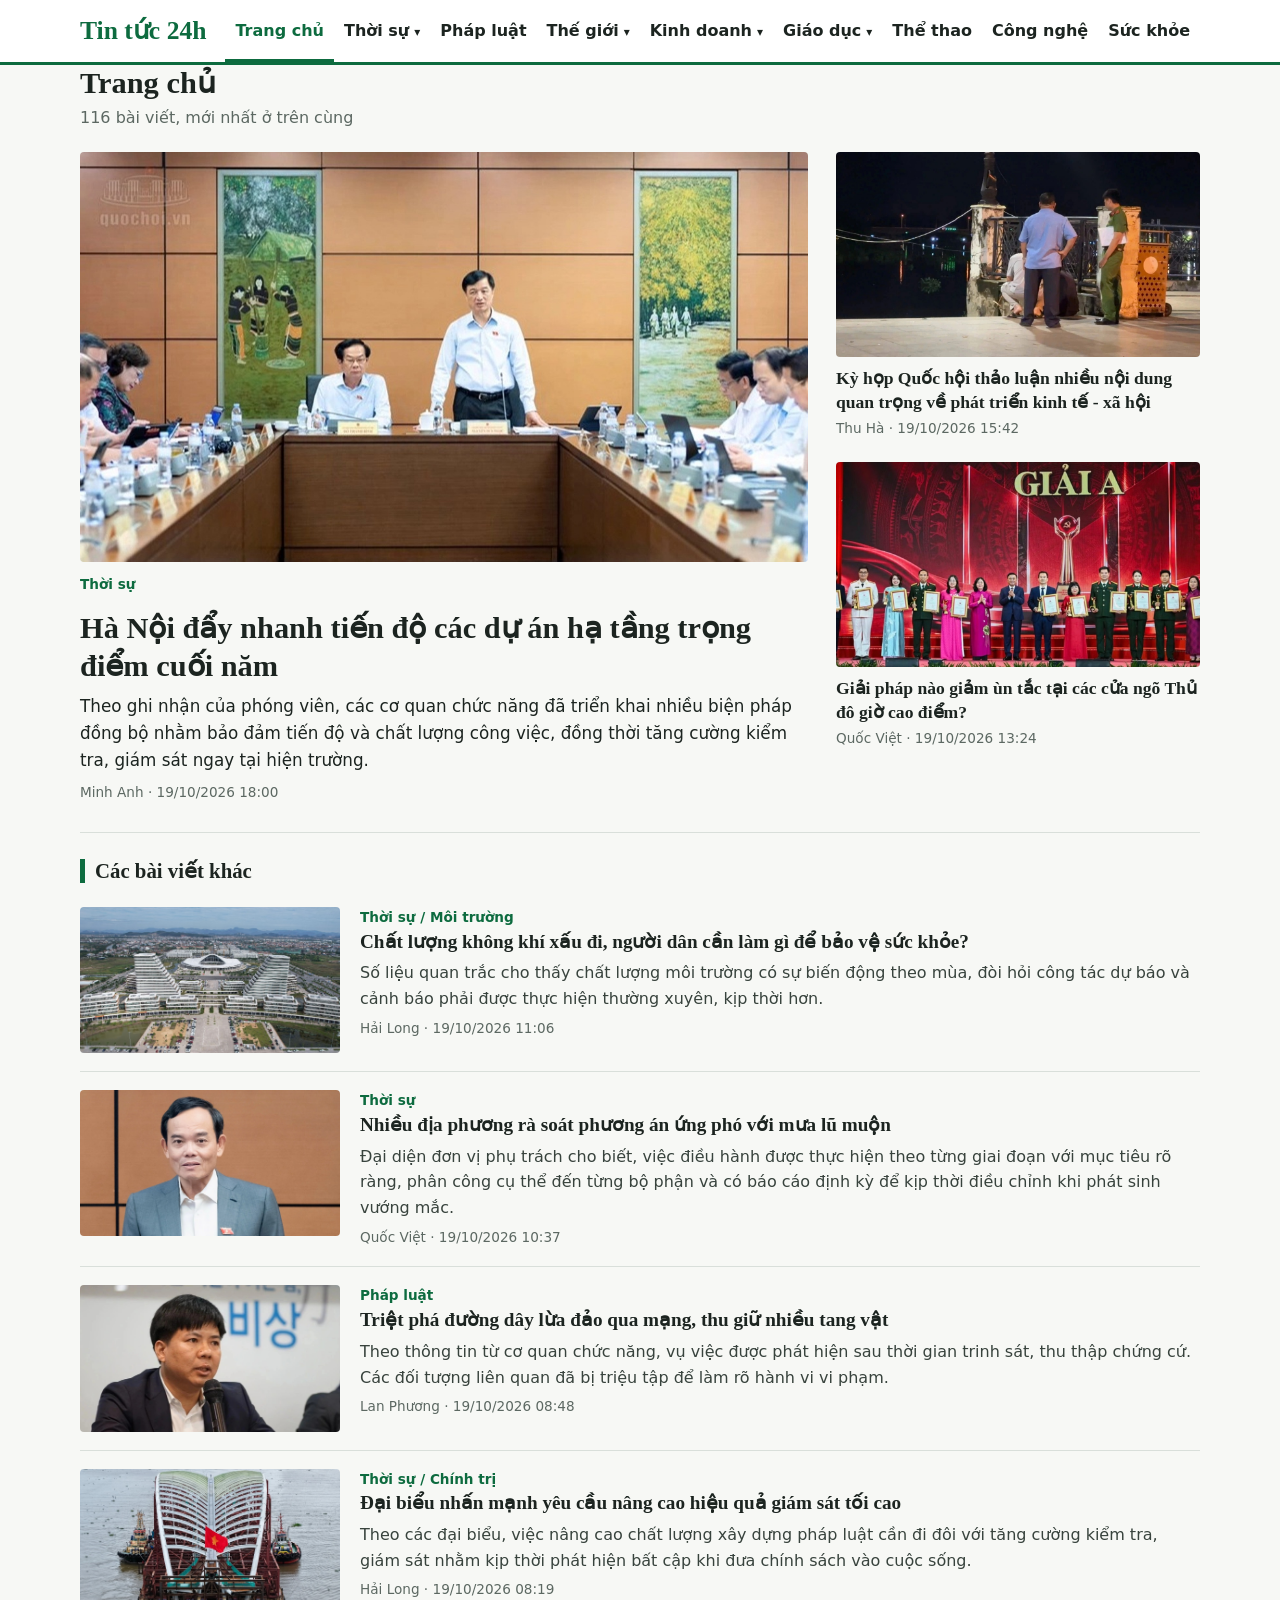
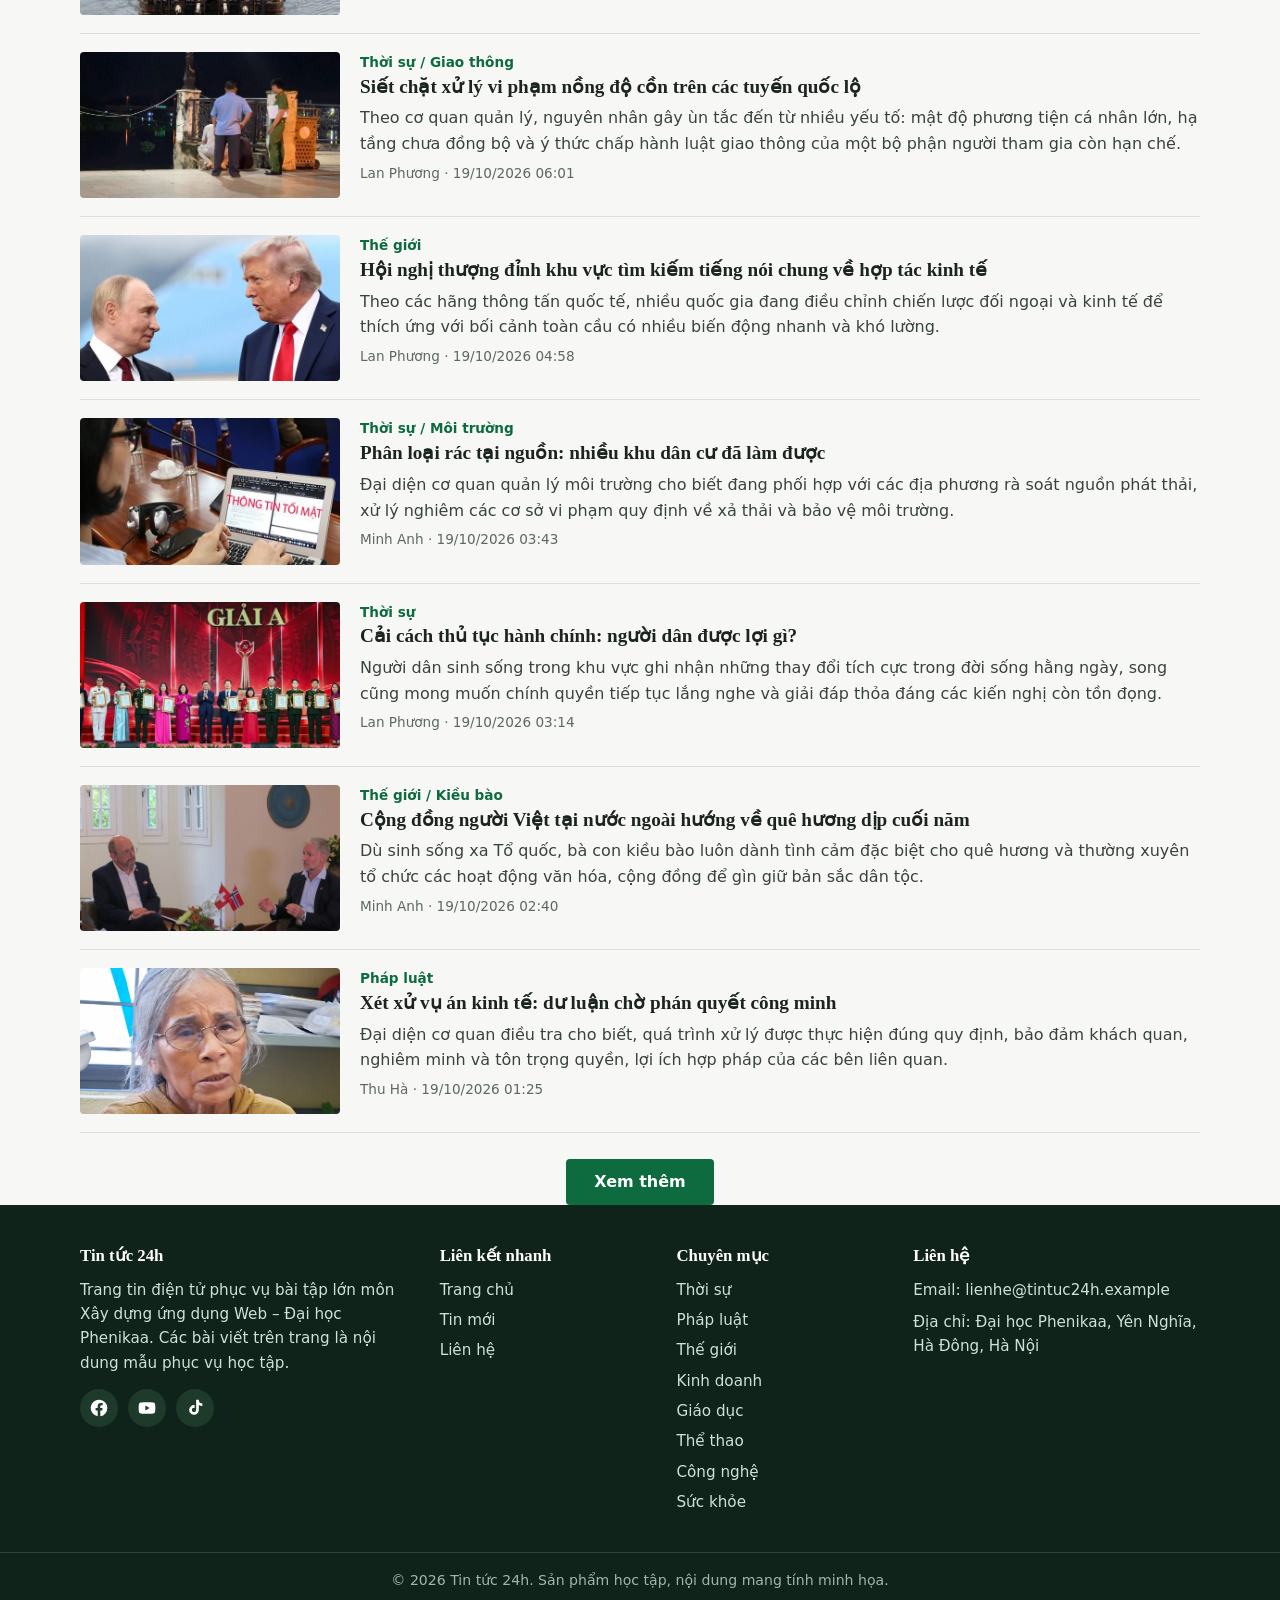
<file: index.html>
<!DOCTYPE html>
<html lang="vi">
<head>
  <meta charset="UTF-8">
  <meta name="viewport" content="width=device-width, initial-scale=1">
  <title>Tin tức 24h – Trang chủ</title>
  <style>
    :root {
      --green: #0d6b3f; --green-dark: #08502d; --ink: #1c2420; --muted: #5c6862;
      --line: #d9dfda; --paper: #f7f8f5; --white: #fff; --max: 1160px;
    }
    * { box-sizing: border-box; }
    html { scroll-behavior: smooth; }
    body { margin: 0; background: var(--paper); color: var(--ink);
      font: 16px/1.6 "Segoe UI", system-ui, -apple-system, Arial, sans-serif; }
    a { color: inherit; text-decoration: none; }
    img { display: block; max-width: 100%; }
    ul { list-style: none; margin: 0; padding: 0; }
    :focus-visible { outline: 3px solid var(--green); outline-offset: 2px; }
    .container { width: 100%; max-width: var(--max); margin: 0 auto; padding: 0 20px; }

    /* ---------- HEADER + NAVBAR ---------- */
    .site-header { background: var(--white); border-bottom: 3px solid var(--green); position: sticky; top: 0; z-index: 50; }
    .header-bar { display: flex; align-items: center; justify-content: space-between; min-height: 60px; }
    .logo { white-space: nowrap; margin-right: 12px; font: 700 1.6rem Georgia, "Times New Roman", serif; color: var(--green); }
    .nav-toggle { display: none; background: none; border: 1px solid var(--line); border-radius: 4px;
      padding: 8px 12px; font: inherit; font-weight: 600; cursor: pointer; color: var(--ink); }
    .nav-menu { display: flex; flex-wrap: wrap; }
    .nav-item { position: relative; }
    .nav-item > a { display: block; padding: 18px 10px; font-weight: 600; white-space: nowrap; }
    .nav-item > a:hover, .nav-item > a.active { color: var(--green); box-shadow: inset 0 -3px 0 var(--green); }
    .has-children > a::after { content: "▾"; margin-left: 5px; font-size: .75em; }
    .sub-menu { display: none; position: absolute; left: 0; top: 100%; min-width: 190px; background: var(--white);
      border: 1px solid var(--line); border-top: 3px solid var(--green); box-shadow: 0 8px 18px rgba(0,0,0,.12); }
    .sub-menu a { display: block; padding: 10px 16px; border-bottom: 1px solid var(--line); }
    .sub-menu li:last-child a { border-bottom: 0; }
    .sub-menu a:hover, .sub-menu a.active { background: #e8f3ec; color: var(--green); }
    .has-children:hover > .sub-menu, .has-children:focus-within > .sub-menu { display: block; }

    /* ---------- NỘI DUNG ---------- */
    main { padding: 28px 0 48px; min-height: 60vh; }
    .page-title { font: 700 1.9rem Georgia, serif; margin: 0 0 4px; }
    .page-sub { color: var(--muted); margin: 0 0 22px; }
    .meta { color: var(--muted); font-size: .85rem; }
    .cat-tag { color: var(--green); font-weight: 600; font-size: .85rem; }
    .thumb { width: 100%; height: 100%; object-fit: cover; background: #dfe7e2; }
    .ratio { aspect-ratio: 16 / 9; overflow: hidden; border-radius: 4px; }

    /* Top Section: 1 lớn trái + 2 nhỏ phải */
    .top-section { display: grid; grid-template-columns: 2fr 1fr; gap: 28px; padding-bottom: 28px;
      border-bottom: 1px solid var(--line); }
    .featured h2 { font: 700 1.9rem/1.25 Georgia, serif; margin: 14px 0 8px; }
    .featured h2 a:hover, .small-post h3 a:hover, .list-item h3 a:hover { color: var(--green); }
    .featured p { margin: 0 0 8px; font-size: 1.05rem; }
    .side-posts { display: flex; flex-direction: column; gap: 22px; }
    .small-post h3 { font: 700 1.1rem/1.35 Georgia, serif; margin: 10px 0 4px; }

    /* Danh sách dọc */
    .list-title { font: 700 1.3rem Georgia, serif; margin: 26px 0 6px; padding-left: 10px; border-left: 5px solid var(--green); }
    .list-item { display: flex; gap: 20px; padding: 18px 0; border-bottom: 1px solid var(--line); }
    .list-item .ratio { flex: 0 0 260px; align-self: flex-start; }
    .list-item h3 { font: 700 1.2rem/1.35 Georgia, serif; margin: 0 0 6px; }
    .list-item p { margin: 0 0 6px; color: #38433d; }
    .load-more { display: block; margin: 26px auto 0; padding: 10px 28px; font: inherit; font-weight: 600;
      background: var(--green); color: #fff; border: 0; border-radius: 4px; cursor: pointer; }
    .load-more:hover { background: var(--green-dark); }
    .empty { padding: 48px 0; text-align: center; color: var(--muted); }

    /* ---------- FOOTER ---------- */
    .site-footer { background: #10231a; color: #cfe0d6; padding: 40px 0 0; }
    .footer-grid { display: grid; grid-template-columns: 1.6fr 1fr 1fr 1.4fr; gap: 32px; padding-bottom: 32px; }
    .site-footer h4 { color: #fff; font: 700 1.05rem Georgia, serif; margin: 0 0 12px; }
    .site-footer p { margin: 0 0 8px; font-size: .95rem; }
    .site-footer li { margin-bottom: 6px; font-size: .95rem; }
    .site-footer a:hover { color: #fff; text-decoration: underline; }
    .social { display: flex; gap: 10px; margin-top: 14px; }
    .social a { width: 38px; height: 38px; display: grid; place-items: center; border-radius: 50%; background: #1d3a2b; }
    .social a:hover { background: var(--green); text-decoration: none; }
    .social svg { width: 20px; height: 20px; fill: #fff; }
    .copyright { border-top: 1px solid #2a4538; padding: 16px 0; text-align: center; font-size: .88rem; color: #9fb7a9; }

    /* ---------- RESPONSIVE ---------- */
    @media (max-width: 900px) {
      .nav-toggle { display: block; }
      .nav-menu { display: none; flex-direction: column; width: 100%; padding-bottom: 8px; }
      .nav-menu.open { display: flex; }
      .header-bar { flex-wrap: wrap; padding: 8px 0; }
      .nav-item > a { padding: 12px 4px; border-top: 1px solid var(--line); }
      .nav-item > a:hover, .nav-item > a.active { box-shadow: none; }
      .has-children > a::after { content: none; }
      .sub-menu { display: block; position: static; border: 0; box-shadow: none; padding-left: 16px; min-width: 0; }
      .sub-menu a { border-bottom: 0; padding: 8px 4px; color: var(--muted); }
      .top-section { grid-template-columns: 1fr; }            /* 1 cột: featured → 2 bài nhỏ → danh sách */
      .side-posts { gap: 18px; }
      .footer-grid { grid-template-columns: 1fr 1fr; }
    }
    @media (max-width: 600px) {
      .featured h2 { font-size: 1.5rem; }
      .list-item { flex-direction: column; gap: 10px; }
      .list-item .ratio { flex: none; width: 100%; }
      .footer-grid { grid-template-columns: 1fr; }
    }
  </style>
</head>
<body>
  <header class="site-header">
    <div class="container header-bar">
      <a class="logo" href="#/">Tin tức 24h</a>
      <button class="nav-toggle" id="navToggle" aria-expanded="false" aria-controls="navMenu">☰ Menu</button>
      <nav aria-label="Chuyên mục" style="width:auto" id="navWrap">
        <ul class="nav-menu" id="navMenu"></ul>
      </nav>
    </div>
  </header>

  <main class="container" id="app" aria-live="polite"></main>

  <footer class="site-footer" id="lien-he">
    <div class="container footer-grid">
      <section>
        <h4>Tin tức 24h</h4>
        <p>Trang tin điện tử phục vụ bài tập lớn môn Xây dựng ứng dụng Web – Đại học Phenikaa. Các bài viết trên trang là nội dung mẫu phục vụ học tập.</p>
        <div class="social" aria-label="Mạng xã hội">
          <a href="https://facebook.com" target="_blank" rel="noopener" aria-label="Facebook"><svg viewBox="0 0 24 24"><path d="M22 12a10 10 0 1 0-11.6 9.9v-7H7.9V12h2.5V9.8c0-2.5 1.5-3.9 3.8-3.9 1.1 0 2.2.2 2.2.2v2.5h-1.3c-1.2 0-1.6.8-1.6 1.6V12h2.8l-.4 2.9h-2.3v7A10 10 0 0 0 22 12z"/></svg></a>
          <a href="https://youtube.com" target="_blank" rel="noopener" aria-label="YouTube"><svg viewBox="0 0 24 24"><path d="M21.6 7.2a2.5 2.5 0 0 0-1.8-1.8C18.2 5 12 5 12 5s-6.2 0-7.8.4A2.5 2.5 0 0 0 2.4 7.2C2 8.8 2 12 2 12s0 3.2.4 4.8a2.5 2.5 0 0 0 1.8 1.8C5.8 19 12 19 12 19s6.2 0 7.8-.4a2.5 2.5 0 0 0 1.8-1.8c.4-1.6.4-4.8.4-4.8s0-3.2-.4-4.8zM10 15V9l5.2 3z"/></svg></a>
          <a href="https://tiktok.com" target="_blank" rel="noopener" aria-label="TikTok"><svg viewBox="0 0 24 24"><path d="M16.6 2h-3.2v12.4a2.6 2.6 0 1 1-2.6-2.6c.3 0 .5 0 .8.1V8.6a5.8 5.8 0 1 0 5 5.8V8.3a7.2 7.2 0 0 0 4.2 1.3V6.4A4.2 4.2 0 0 1 16.6 2z"/></svg></a>
        </div>
      </section>
      <section>
        <h4>Liên kết nhanh</h4>
        <ul>
          <li><a href="#/">Trang chủ</a></li>
          <li><a href="#/tin-moi">Tin mới</a></li>
          <li><a href="#lien-he">Liên hệ</a></li>
        </ul>
      </section>
      <section>
        <h4>Chuyên mục</h4>
        <ul id="footerCats"></ul>
      </section>
      <section>
        <h4>Liên hệ</h4>
        <p>Email: <a href="mailto:lienhe@tintuc24h.example">lienhe@tintuc24h.example</a></p>
        <p>Địa chỉ: Đại học Phenikaa, Yên Nghĩa, Hà Đông, Hà Nội</p>
      </section>
    </div>
    <div class="copyright">© <span id="year"></span> Tin tức 24h. Sản phẩm học tập, nội dung mang tính minh họa.</div>
  </footer>

  <script src="data.js?v=5"></script>
  <script>
    "use strict";

    const data = DataStore.init();
    const MENU = data.menu;
    const PAGE_SIZE = 10;            // số bài mỗi lần bấm "Xem thêm"
    const $ = id => document.getElementById(id);
    const norm = s => DataStore.slugify(s);

    /* ---------- Tiện ích ---------- */
    const esc = s => String(s).replace(/[&<>"']/g, c => ({ "&": "&amp;", "<": "&lt;", ">": "&gt;", '"': "&quot;", "'": "&#39;" }[c]));

    function formatDate(s) {                       // "2026-09-28 12:22" → "28/09/2026 12:22"
      const m = s.match(/(\d{4})-(\d{2})-(\d{2}) (\d{2}:\d{2})/);
      return m ? `${m[3]}/${m[2]}/${m[1]} ${m[4]}` : s;
    }

    /** Dữ liệu bài viết không có trường ảnh → sinh ảnh minh họa SVG ổn định theo id. */
    function placeholder(post) {
      let h = 0; for (const ch of post.id) h = (h * 31 + ch.charCodeAt(0)) % 360;
      const label = esc((post.category[post.category.length - 1] || "Tin").slice(0, 18));
      const svg = `<svg xmlns="http://www.w3.org/2000/svg" viewBox="0 0 640 360">` +
        `<defs><linearGradient id="g" x1="0" y1="0" x2="1" y2="1"><stop offset="0" stop-color="hsl(${h},45%,38%)"/>` +
        `<stop offset="1" stop-color="hsl(${(h + 40) % 360},50%,24%)"/></linearGradient></defs>` +
        `<rect width="640" height="360" fill="url(#g)"/>` +
        `<text x="320" y="190" fill="#fff" fill-opacity=".85" font-family="Georgia,serif" font-size="44" text-anchor="middle">${label}</text></svg>`;
      return "data:image/svg+xml;charset=utf-8," + encodeURIComponent(svg);
    }

    /** Ảnh tải bằng Terminal: images/manifest.json { id: "images/<file>" } (rỗng nếu chưa có). */
    let IMG_MAP = {};
    const loadImageMap = () => fetch("images/manifest.json").then(r => r.ok ? r.json() : {}).catch(() => ({}));

    /** Thứ tự ưu tiên: ảnh trong repo → link ảnh đã crawl → ảnh SVG minh họa. */
    function thumb(post) {
      return IMG_MAP[post.id] || topicImage(post) || DataStore.getImage(post.id) || placeholder(post);
    }

    /** Ảnh theo chuyên mục (images/manifest.json: "cat:<id menu>": [ảnh...]) — mỗi bài một ảnh ổn định theo id. */
    function topicImage(post) {
      let h = 0; for (const ch of post.id) h = (h * 31 + ch.charCodeAt(0)) >>> 0;
      for (const c of post.category) {
        const list = IMG_MAP["cat:" + DataStore.slugify(c)];
        if (Array.isArray(list) && list.length) return list[h % list.length];
      }
      return "";
    }

    /** Ảnh lỗi → thử bước tiếp theo trong chuỗi ưu tiên. */
    document.addEventListener("error", e => {
      const img = e.target;
      if (img.tagName !== "IMG" || !img.dataset.id) return;
      const post = DataStore.getPosts().find(p => p.id === img.dataset.id);
      if (!post) return;
      const remote = DataStore.getImage(post.id), step = Number(img.dataset.fb || 0);
      if (step === 0 && remote && thumb(post) !== remote) { img.dataset.fb = 1; img.src = remote; }
      else if (step < 2 && !img.src.startsWith("data:")) { img.dataset.fb = 2; img.src = placeholder(post); }
    }, true);

    /* ---------- Menu ---------- */
    function findNode(id, list = MENU) {
      for (const n of list) {
        if (n.id === id) return n;
        const f = n.children && findNode(id, n.children);
        if (f) return f;
      }
      return null;
    }

    function renderNav() {
      const link = (n, cls = "") => `<a href="#/c/${esc(n.id)}" data-id="${esc(n.id)}" class="${cls}">${esc(n.title)}</a>`;
      $("navMenu").innerHTML =
        `<li class="nav-item"><a href="#/" data-id="home">Trang chủ</a></li>` +
        MENU.map(n => {
          const kids = n.children && n.children.length;
          return `<li class="nav-item${kids ? " has-children" : ""}">${link(n)}` +
            (kids ? `<ul class="sub-menu">${n.children.map(c => `<li>${link(c)}</li>`).join("")}</ul>` : "") + `</li>`;
        }).join("");
      $("footerCats").innerHTML = MENU.map(n => `<li>${link(n)}</li>`).join("");
    }

    /* ---------- Lọc bài viết ---------- */
    /** Chuyên mục cha gồm cả bài của chuyên mục con. So khớp theo tên đã bỏ dấu. */
    function getPosts(route) {
      const all = DataStore.getPosts().slice().sort((a, b) => b.publishedAt.localeCompare(a.publishedAt));
      if (route.type !== "category") return all;
      const names = new Set([route.node.title, ...(route.node.children || []).map(c => c.title)].map(norm));
      return all.filter(p => p.category.some(c => names.has(norm(c))));
    }

    function parseRoute() {
      const h = location.hash;
      const m = h.match(/^#\/c\/(.+)$/);
      if (m) {
        const node = findNode(decodeURIComponent(m[1]));
        if (node) return { type: "category", node, title: node.title };
      }
      if (h === "#/tin-moi") return { type: "latest", title: "Tin mới nhất" };
      return { type: "home", title: "Trang chủ" };
    }

    /* ---------- Render card ---------- */
    const imgTag = p => `<div class="ratio"><img class="thumb" loading="lazy" referrerpolicy="no-referrer" data-id="${esc(p.id)}" src="${thumb(p)}" alt="${esc(p.title)}"></div>`;
    const href = p => `detail.html?id=${encodeURIComponent(p.id)}`;
    const meta = p => `<div class="meta">${esc(p.author)} · ${formatDate(p.publishedAt)}</div>`;

    const featuredHTML = p => `<article class="featured">${imgTag(p)}
      <div class="cat-tag" style="margin-top:12px">${esc(p.category.join(" / "))}</div>
      <h2><a href="${href(p)}">${esc(p.title)}</a></h2><p>${esc(p.excerpt)}</p>${meta(p)}</article>`;

    const smallHTML = p => `<article class="small-post">${imgTag(p)}
      <h3><a href="${href(p)}">${esc(p.title)}</a></h3>${meta(p)}</article>`;

    const listItemHTML = p => `<article class="list-item">${imgTag(p)}
      <div><div class="cat-tag">${esc(p.category.join(" / "))}</div>
      <h3><a href="${href(p)}">${esc(p.title)}</a></h3><p>${esc(p.excerpt)}</p>${meta(p)}</div></article>`;

    /* ---------- Render trang ---------- */
    let shown = 0, rest = [];

    function render() {
      const route = parseRoute();
      const posts = getPosts(route);
      const activeId = route.type === "category" ? route.node.id : "home";

      document.querySelectorAll("#navMenu a, #footerCats a").forEach(a =>
        a.classList.toggle("active", a.dataset.id === activeId));
      document.title = `${route.title} – Tin tức 24h`;
      $("navMenu").classList.remove("open"); $("navToggle").setAttribute("aria-expanded", "false");
      window.scrollTo({ top: 0 });

      if (!posts.length) {
        $("app").innerHTML = `<h1 class="page-title">${esc(route.title)}</h1><p class="empty">Chưa có bài viết nào trong chuyên mục này. Hãy thêm bài bằng trang crawler.</p>`;
        return;
      }

      const [first, second, third] = posts;
      rest = posts.slice(3); shown = 0;

      $("app").innerHTML =
        `<h1 class="page-title">${esc(route.title)}</h1><p class="page-sub">${posts.length} bài viết, mới nhất ở trên cùng</p>` +
        `<section class="top-section" aria-label="Bài mới nhất">${featuredHTML(first)}` +
        `<div class="side-posts">${[second, third].filter(Boolean).map(smallHTML).join("")}</div></section>` +
        (rest.length ? `<h2 class="list-title">Các bài viết khác</h2><div id="list"></div><button class="load-more" id="moreBtn">Xem thêm</button>` : "");

      if (rest.length) { $("moreBtn").addEventListener("click", showMore); showMore(); }
    }

    function showMore() {
      const chunk = rest.slice(shown, shown + PAGE_SIZE);
      $("list").insertAdjacentHTML("beforeend", chunk.map(listItemHTML).join(""));
      shown += chunk.length;
      if (shown >= rest.length) $("moreBtn").hidden = true;
    }

    /* ---------- Khởi động ---------- */
    $("navToggle").addEventListener("click", () => {
      const open = $("navMenu").classList.toggle("open");
      $("navToggle").setAttribute("aria-expanded", String(open));
    });
    window.addEventListener("hashchange", () => { if (location.hash !== "#lien-he") render(); });
    $("year").textContent = new Date().getFullYear();
    renderNav();
    loadImageMap().then(m => { IMG_MAP = m; render(); });
  </script>
</body>
</html>
</file>
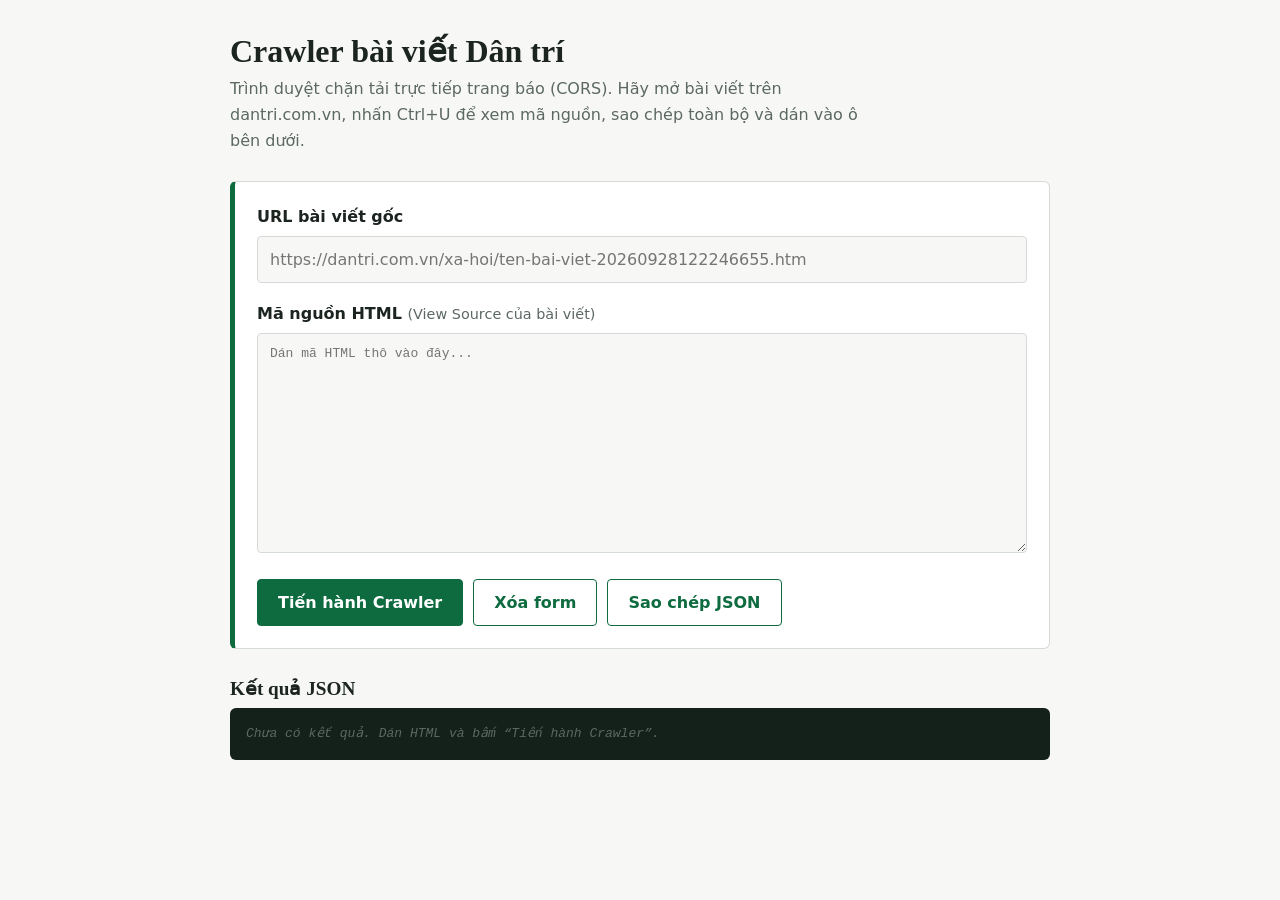
<file: crawler .html>
<!DOCTYPE html>
<html lang="vi">
<head>
  <meta charset="UTF-8">
  <meta name="viewport" content="width=device-width, initial-scale=1">
  <title>Crawler Dân trí</title>
  <style>
    :root {
      --paper: #f7f8f5; --ink: #1c2420; --muted: #5c6862; --line: #d5dbd6;
      --green: #0d6b3f; --green-dark: #08502d; --ok-bg: #e3f3ea; --warn-bg: #fff4d6;
      --warn: #7a5600; --err-bg: #fde6e4; --err: #9b1c13; --panel: #ffffff;
    }
    @media (prefers-color-scheme: dark) {
      :root { --paper: #121815; --ink: #e8eee9; --muted: #9aa8a0; --line: #2f3b34;
        --green: #4cc38a; --green-dark: #7ad9ae; --ok-bg: #153325; --warn-bg: #3a2f10;
        --warn: #f0cf75; --err-bg: #3d1a17; --err: #ff9d94; --panel: #1a221e; }
    }
    * { box-sizing: border-box; }
    body { margin: 0; background: var(--paper); color: var(--ink);
      font: 16px/1.6 "Segoe UI", system-ui, -apple-system, Arial, sans-serif; }
    .wrap { max-width: 860px; margin: 0 auto; padding: 32px 20px 64px; }
    h1 { font: 700 2rem/1.2 Georgia, "Times New Roman", serif; margin: 0 0 6px; }
    .lead { color: var(--muted); margin: 0 0 28px; max-width: 62ch; }
    form { background: var(--panel); border: 1px solid var(--line); border-left: 5px solid var(--green);
      border-radius: 6px; padding: 22px; display: grid; gap: 18px; }
    label { font-weight: 600; display: block; margin-bottom: 6px; }
    .hint { font-weight: 400; color: var(--muted); font-size: .9rem; }
    input, textarea { width: 100%; padding: 10px 12px; font: inherit; color: var(--ink);
      background: var(--paper); border: 1px solid var(--line); border-radius: 4px; }
    textarea { min-height: 220px; resize: vertical; font: 13px/1.5 Consolas, "Courier New", monospace; }
    input:focus-visible, textarea:focus-visible, button:focus-visible { outline: 3px solid var(--green); outline-offset: 2px; }
    .actions { display: flex; gap: 10px; flex-wrap: wrap; }
    button { font: inherit; font-weight: 600; padding: 10px 20px; border-radius: 4px; cursor: pointer;
      border: 1px solid var(--green); background: var(--green); color: #fff; }
    button:hover { background: var(--green-dark); }
    button.ghost { background: transparent; color: var(--green); }
    button.ghost:hover { background: var(--ok-bg); }
    #status { margin-top: 22px; padding: 14px 16px; border-radius: 4px; border: 1px solid transparent; }
    #status[hidden] { display: none; }
    #status.ok { background: var(--ok-bg); border-color: var(--green); }
    #status.warn { background: var(--warn-bg); border-color: var(--warn); color: var(--warn); }
    #status.err { background: var(--err-bg); border-color: var(--err); color: var(--err); }
    h2 { font: 700 1.2rem Georgia, serif; margin: 28px 0 8px; }
    pre { margin: 0; padding: 16px; background: #14201a; color: #d8f0e2; border-radius: 6px;
      overflow: auto; max-height: 460px; font: 13px/1.5 Consolas, "Courier New", monospace; white-space: pre-wrap; word-break: break-word; }
    .empty { color: var(--muted); font-style: italic; }
    @media (prefers-reduced-motion: no-preference) { button { transition: background .15s; } }
  </style>
</head>
<body>
  <main class="wrap">
    <h1>Crawler bài viết Dân trí</h1>
    <p class="lead">Trình duyệt chặn tải trực tiếp trang báo (CORS). Hãy mở bài viết trên dantri.com.vn, nhấn Ctrl+U để xem mã nguồn, sao chép toàn bộ và dán vào ô bên dưới.</p>

    <form id="crawlForm" novalidate>
      <div>
        <label for="urlInput">URL bài viết gốc</label>
        <input id="urlInput" type="url" placeholder="https://dantri.com.vn/xa-hoi/ten-bai-viet-20260928122246655.htm" required>
      </div>
      <div>
        <label for="htmlInput">Mã nguồn HTML <span class="hint">(View Source của bài viết)</span></label>
        <textarea id="htmlInput" placeholder="Dán mã HTML thô vào đây..." required></textarea>
      </div>
      <div class="actions">
        <button type="submit">Tiến hành Crawler</button>
        <button type="button" class="ghost" id="clearBtn">Xóa form</button>
        <button type="button" class="ghost" id="copyBtn">Sao chép JSON</button>
      </div>
    </form>

    <div id="status" role="status" aria-live="polite" hidden></div>

    <h2>Kết quả JSON</h2>
    <pre id="output"><span class="empty">Chưa có kết quả. Dán HTML và bấm “Tiến hành Crawler”.</span></pre>
  </main>

  <script src="data.js"></script>
  <script src="crawl.js"></script>
  <script>
    "use strict";

    /* ================== GIAO DIỆN ================== */
    const $ = id => document.getElementById(id);
    const form = $("crawlForm"), urlInput = $("urlInput"), htmlInput = $("htmlInput");
    const statusBox = $("status"), output = $("output");

    function showStatus(type, message) {
      statusBox.className = type;
      statusBox.textContent = message;
      statusBox.hidden = false;
    }

    form.addEventListener("submit", event => {
      event.preventDefault();
      const url = urlInput.value.trim();
      const html = htmlInput.value.trim();

      if (!/^https?:\/\/(www\.)?dantri\.com\.vn\//i.test(url)) {
        return showStatus("err", "URL phải thuộc dantri.com.vn và bắt đầu bằng https://");
      }
      if (html.length < 200) {
        return showStatus("err", "Ô mã nguồn HTML đang trống hoặc quá ngắn. Hãy dán toàn bộ nội dung View Source.");
      }

      try {
        const { post, added } = Crawler.crawlAndSave(url, html);   // trùng id → không ghi đè
        output.textContent = JSON.stringify(post, null, 2);

        if (added) {
          showStatus("ok", `Crawl thành công: “${post.title}” đã được lưu vào LocalStorage (id: ${post.id}).`);
        } else {
          showStatus("warn", `Bài viết có id ${post.id} đã tồn tại nên không được ghi đè. Dữ liệu cũ được giữ nguyên.`);
        }
      } catch (err) {
        output.innerHTML = '<span class="empty">Chưa có kết quả.</span>';
        showStatus("err", "Crawl thất bại: " + err.message);
      }
    });

    $("clearBtn").addEventListener("click", () => {
      form.reset();
      statusBox.hidden = true;
      output.innerHTML = '<span class="empty">Chưa có kết quả. Dán HTML và bấm “Tiến hành Crawler”.</span>';
    });

    $("copyBtn").addEventListener("click", async () => {
      const text = output.textContent;
      if (!text.trim().startsWith("{")) return showStatus("warn", "Chưa có JSON để sao chép.");
      try { await navigator.clipboard.writeText(text); showStatus("ok", "Đã sao chép JSON vào clipboard."); }
      catch { showStatus("warn", "Trình duyệt không cho phép sao chép tự động. Hãy bôi đen và sao chép thủ công."); }
    });
  </script>
</body>
</html>
</file>
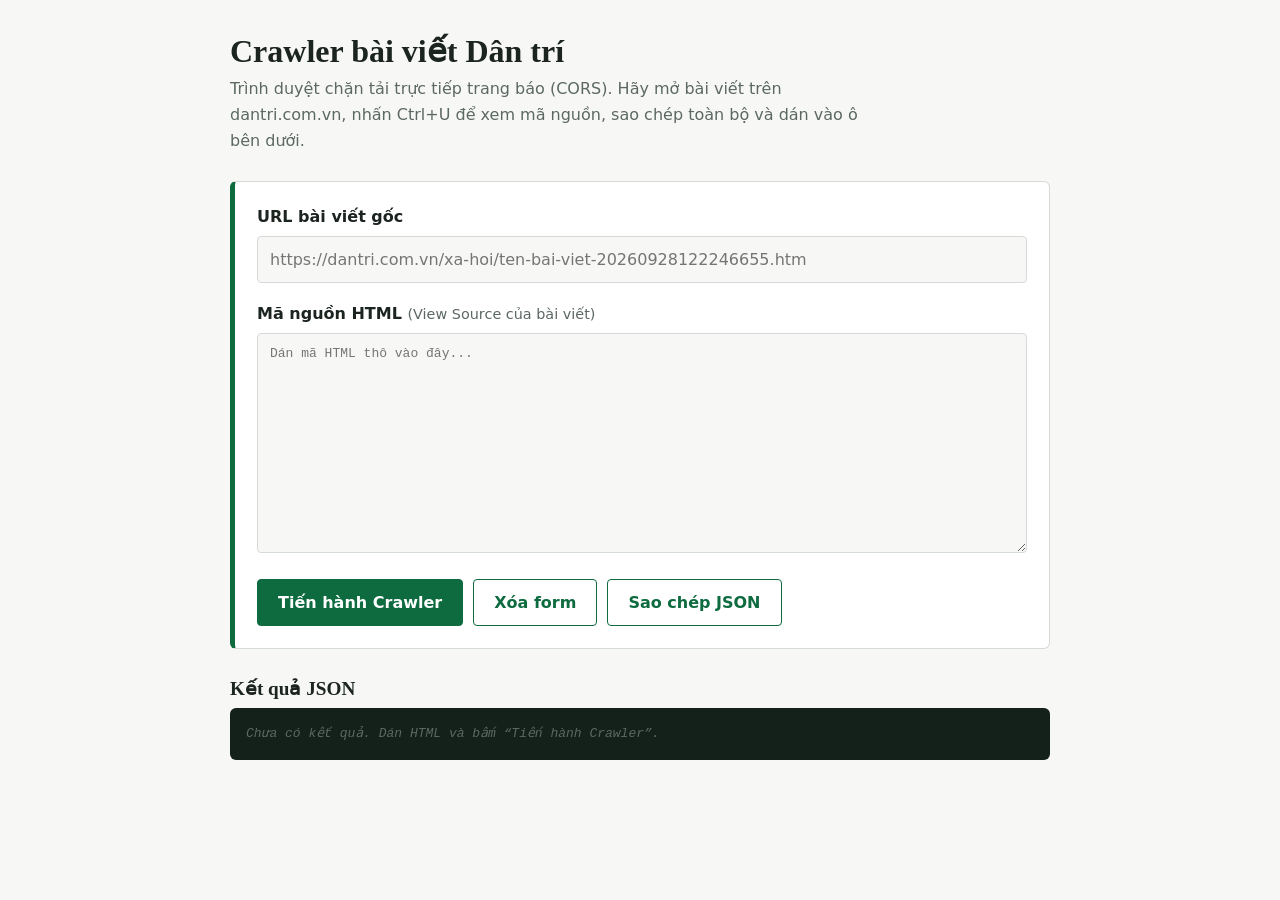
<file: crawler.html>
<!DOCTYPE html>
<html lang="vi">
<head>
  <meta charset="UTF-8">
  <meta name="viewport" content="width=device-width, initial-scale=1">
  <title>Crawler Dân trí</title>
  <style>
    :root {
      --paper: #f7f8f5; --ink: #1c2420; --muted: #5c6862; --line: #d5dbd6;
      --green: #0d6b3f; --green-dark: #08502d; --ok-bg: #e3f3ea; --warn-bg: #fff4d6;
      --warn: #7a5600; --err-bg: #fde6e4; --err: #9b1c13; --panel: #ffffff;
    }
    @media (prefers-color-scheme: dark) {
      :root { --paper: #121815; --ink: #e8eee9; --muted: #9aa8a0; --line: #2f3b34;
        --green: #4cc38a; --green-dark: #7ad9ae; --ok-bg: #153325; --warn-bg: #3a2f10;
        --warn: #f0cf75; --err-bg: #3d1a17; --err: #ff9d94; --panel: #1a221e; }
    }
    * { box-sizing: border-box; }
    body { margin: 0; background: var(--paper); color: var(--ink);
      font: 16px/1.6 "Segoe UI", system-ui, -apple-system, Arial, sans-serif; }
    .wrap { max-width: 860px; margin: 0 auto; padding: 32px 20px 64px; }
    h1 { font: 700 2rem/1.2 Georgia, "Times New Roman", serif; margin: 0 0 6px; }
    .lead { color: var(--muted); margin: 0 0 28px; max-width: 62ch; }
    form { background: var(--panel); border: 1px solid var(--line); border-left: 5px solid var(--green);
      border-radius: 6px; padding: 22px; display: grid; gap: 18px; }
    label { font-weight: 600; display: block; margin-bottom: 6px; }
    .hint { font-weight: 400; color: var(--muted); font-size: .9rem; }
    input, textarea { width: 100%; padding: 10px 12px; font: inherit; color: var(--ink);
      background: var(--paper); border: 1px solid var(--line); border-radius: 4px; }
    textarea { min-height: 220px; resize: vertical; font: 13px/1.5 Consolas, "Courier New", monospace; }
    input:focus-visible, textarea:focus-visible, button:focus-visible { outline: 3px solid var(--green); outline-offset: 2px; }
    .actions { display: flex; gap: 10px; flex-wrap: wrap; }
    button { font: inherit; font-weight: 600; padding: 10px 20px; border-radius: 4px; cursor: pointer;
      border: 1px solid var(--green); background: var(--green); color: #fff; }
    button:hover { background: var(--green-dark); }
    button.ghost { background: transparent; color: var(--green); }
    button.ghost:hover { background: var(--ok-bg); }
    #status { margin-top: 22px; padding: 14px 16px; border-radius: 4px; border: 1px solid transparent; }
    #status[hidden] { display: none; }
    #status.ok { background: var(--ok-bg); border-color: var(--green); }
    #status.warn { background: var(--warn-bg); border-color: var(--warn); color: var(--warn); }
    #status.err { background: var(--err-bg); border-color: var(--err); color: var(--err); }
    h2 { font: 700 1.2rem Georgia, serif; margin: 28px 0 8px; }
    pre { margin: 0; padding: 16px; background: #14201a; color: #d8f0e2; border-radius: 6px;
      overflow: auto; max-height: 460px; font: 13px/1.5 Consolas, "Courier New", monospace; white-space: pre-wrap; word-break: break-word; }
    .empty { color: var(--muted); font-style: italic; }
    @media (prefers-reduced-motion: no-preference) { button { transition: background .15s; } }
  </style>
</head>
<body>
  <main class="wrap">
    <h1>Crawler bài viết Dân trí</h1>
    <p class="lead">Trình duyệt chặn tải trực tiếp trang báo (CORS). Hãy mở bài viết trên dantri.com.vn, nhấn Ctrl+U để xem mã nguồn, sao chép toàn bộ và dán vào ô bên dưới.</p>

    <form id="crawlForm" novalidate>
      <div>
        <label for="urlInput">URL bài viết gốc</label>
        <input id="urlInput" type="url" placeholder="https://dantri.com.vn/xa-hoi/ten-bai-viet-20260928122246655.htm" required>
      </div>
      <div>
        <label for="htmlInput">Mã nguồn HTML <span class="hint">(View Source của bài viết)</span></label>
        <textarea id="htmlInput" placeholder="Dán mã HTML thô vào đây..." required></textarea>
      </div>
      <div class="actions">
        <button type="submit">Tiến hành Crawler</button>
        <button type="button" class="ghost" id="clearBtn">Xóa form</button>
        <button type="button" class="ghost" id="copyBtn">Sao chép JSON</button>
      </div>
    </form>

    <div id="status" role="status" aria-live="polite" hidden></div>

    <h2>Kết quả JSON</h2>
    <pre id="output"><span class="empty">Chưa có kết quả. Dán HTML và bấm “Tiến hành Crawler”.</span></pre>
  </main>

  <script src="data.js?v=3"></script>
  <script src="crawl.js"></script>
  <script>
    "use strict";

    /* ================== GIAO DIỆN ================== */
    const $ = id => document.getElementById(id);
    const form = $("crawlForm"), urlInput = $("urlInput"), htmlInput = $("htmlInput");
    const statusBox = $("status"), output = $("output");

    function showStatus(type, message) {
      statusBox.className = type;
      statusBox.textContent = message;
      statusBox.hidden = false;
    }

    form.addEventListener("submit", event => {
      event.preventDefault();
      const url = urlInput.value.trim();
      const html = htmlInput.value.trim();

      if (!/^https?:\/\/(www\.)?dantri\.com\.vn\//i.test(url)) {
        return showStatus("err", "URL phải thuộc dantri.com.vn và bắt đầu bằng https://");
      }
      if (html.length < 200) {
        return showStatus("err", "Ô mã nguồn HTML đang trống hoặc quá ngắn. Hãy dán toàn bộ nội dung View Source.");
      }

      try {
        const { post, added } = Crawler.crawlAndSave(url, html);   // trùng id → không ghi đè
        output.textContent = JSON.stringify(post, null, 2);

        if (added) {
          showStatus("ok", `Crawl thành công: “${post.title}” đã được lưu vào LocalStorage (id: ${post.id}).`);
        } else {
          showStatus("warn", `Bài viết có id ${post.id} đã tồn tại nên không được ghi đè. Dữ liệu cũ được giữ nguyên.`);
        }
      } catch (err) {
        output.innerHTML = '<span class="empty">Chưa có kết quả.</span>';
        showStatus("err", "Crawl thất bại: " + err.message);
      }
    });

    $("clearBtn").addEventListener("click", () => {
      form.reset();
      statusBox.hidden = true;
      output.innerHTML = '<span class="empty">Chưa có kết quả. Dán HTML và bấm “Tiến hành Crawler”.</span>';
    });

    $("copyBtn").addEventListener("click", async () => {
      const text = output.textContent;
      if (!text.trim().startsWith("{")) return showStatus("warn", "Chưa có JSON để sao chép.");
      try { await navigator.clipboard.writeText(text); showStatus("ok", "Đã sao chép JSON vào clipboard."); }
      catch { showStatus("warn", "Trình duyệt không cho phép sao chép tự động. Hãy bôi đen và sao chép thủ công."); }
    });
  </script>
</body>
</html>
</file>
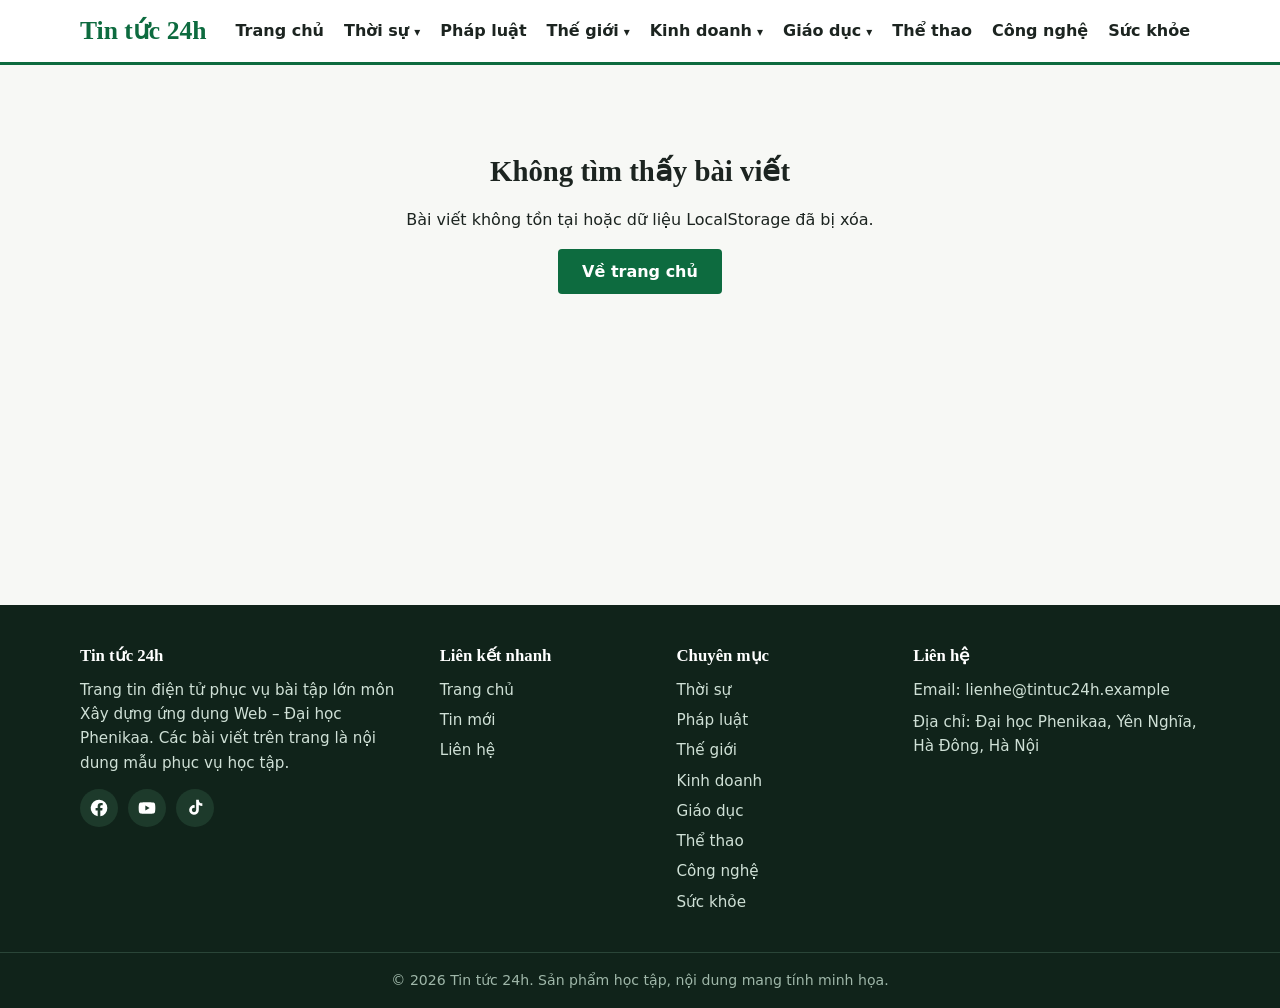
<file: detail.html>
<!DOCTYPE html>
<html lang="vi">
<head>
  <meta charset="UTF-8">
  <meta name="viewport" content="width=device-width, initial-scale=1">
  <title>Chi tiết bài viết – Tin tức 24h</title>
  <style>
    :root { --green: #0d6b3f; --green-dark: #08502d; --ink: #1c2420; --muted: #5c6862;
      --line: #d9dfda; --paper: #f7f8f5; --white: #fff; --max: 1160px; }
    * { box-sizing: border-box; }
    body { margin: 0; background: var(--paper); color: var(--ink);
      font: 16px/1.6 "Segoe UI", system-ui, -apple-system, Arial, sans-serif; }
    a { color: inherit; text-decoration: none; }
    img { display: block; max-width: 100%; }
    ul { list-style: none; margin: 0; padding: 0; }
    :focus-visible { outline: 3px solid var(--green); outline-offset: 2px; }
    .container { width: 100%; max-width: var(--max); margin: 0 auto; padding: 0 20px; }

    /* Header + navbar (giống index.html) */
    .site-header { background: var(--white); border-bottom: 3px solid var(--green); position: sticky; top: 0; z-index: 50; }
    .header-bar { display: flex; align-items: center; justify-content: space-between; min-height: 60px; }
    .logo { white-space: nowrap; margin-right: 12px; font: 700 1.6rem Georgia, "Times New Roman", serif; color: var(--green); }
    .nav-toggle { display: none; background: none; border: 1px solid var(--line); border-radius: 4px;
      padding: 8px 12px; font: inherit; font-weight: 600; cursor: pointer; color: var(--ink); }
    .nav-menu { display: flex; flex-wrap: wrap; }
    .nav-item { position: relative; }
    .nav-item > a { display: block; padding: 18px 10px; font-weight: 600; white-space: nowrap; }
    .nav-item > a:hover, .nav-item > a.active { color: var(--green); box-shadow: inset 0 -3px 0 var(--green); }
    .has-children > a::after { content: "▾"; margin-left: 5px; font-size: .75em; }
    .sub-menu { display: none; position: absolute; left: 0; top: 100%; min-width: 190px; background: var(--white);
      border: 1px solid var(--line); border-top: 3px solid var(--green); box-shadow: 0 8px 18px rgba(0,0,0,.12); }
    .sub-menu a { display: block; padding: 10px 16px; border-bottom: 1px solid var(--line); }
    .sub-menu li:last-child a { border-bottom: 0; }
    .sub-menu a:hover { background: #e8f3ec; color: var(--green); }
    .has-children:hover > .sub-menu, .has-children:focus-within > .sub-menu { display: block; }

    /* Nội dung bài viết */
    main { padding: 28px 0 48px; min-height: 60vh; }
    .layout { display: grid; grid-template-columns: minmax(0, 2fr) minmax(0, 1fr); gap: 40px; }
    .crumbs { font-size: .9rem; color: var(--muted); margin-bottom: 14px; }
    .crumbs a { color: var(--green); font-weight: 600; }
    .crumbs a:hover { text-decoration: underline; }
    .crumbs span { margin: 0 6px; }
    .article h1 { font: 700 2.2rem/1.25 Georgia, "Times New Roman", serif; margin: 0 0 12px; }
    .byline { display: flex; flex-wrap: wrap; gap: 6px 18px; color: var(--muted); font-size: .92rem;
      padding-bottom: 14px; border-bottom: 1px solid var(--line); margin-bottom: 18px; }
    .byline strong { color: var(--ink); }
    .sapo { font-size: 1.15rem; font-weight: 600; line-height: 1.55; margin: 0 0 20px; }
    .hero { aspect-ratio: 16 / 9; overflow: hidden; border-radius: 4px; margin-bottom: 22px; }
    .hero img { width: 100%; height: 100%; object-fit: cover; }
    .body p { font-size: 1.08rem; line-height: 1.8; margin: 0 0 1.1em; }
    .source { margin-top: 26px; padding-top: 14px; border-top: 1px solid var(--line); color: var(--muted); font-size: .92rem; }
    .source a { color: var(--green); font-weight: 600; word-break: break-all; }
    .source a:hover { text-decoration: underline; }

    /* Bài liên quan */
    .side h2 { font: 700 1.2rem Georgia, serif; margin: 0 0 14px; padding-left: 10px; border-left: 5px solid var(--green); }
    .rel { display: flex; gap: 12px; padding: 12px 0; border-bottom: 1px solid var(--line); }
    .rel .ratio { flex: 0 0 110px; aspect-ratio: 16 / 10; border-radius: 4px; overflow: hidden; align-self: flex-start; }
    .rel img { width: 100%; height: 100%; object-fit: cover; }
    .rel h3 { font: 700 .98rem/1.35 Georgia, serif; margin: 0 0 3px; }
    .rel a:hover h3 { color: var(--green); }
    .rel .meta { font-size: .8rem; color: var(--muted); }
    .not-found { text-align: center; padding: 70px 0; }
    .not-found h1 { font: 700 1.8rem Georgia, serif; }
    .btn { display: inline-block; padding: 10px 24px; background: var(--green); color: #fff; border-radius: 4px; font-weight: 600; }
    .btn:hover { background: var(--green-dark); }

    /* Footer */
    .site-footer { background: #10231a; color: #cfe0d6; padding: 40px 0 0; }
    .footer-grid { display: grid; grid-template-columns: 1.6fr 1fr 1fr 1.4fr; gap: 32px; padding-bottom: 32px; }
    .site-footer h4 { color: #fff; font: 700 1.05rem Georgia, serif; margin: 0 0 12px; }
    .site-footer p { margin: 0 0 8px; font-size: .95rem; }
    .site-footer li { margin-bottom: 6px; font-size: .95rem; }
    .site-footer a:hover { color: #fff; text-decoration: underline; }
    .social { display: flex; gap: 10px; margin-top: 14px; }
    .social a { width: 38px; height: 38px; display: grid; place-items: center; border-radius: 50%; background: #1d3a2b; }
    .social a:hover { background: var(--green); text-decoration: none; }
    .social svg { width: 20px; height: 20px; fill: #fff; }
    .copyright { border-top: 1px solid #2a4538; padding: 16px 0; text-align: center; font-size: .88rem; color: #9fb7a9; }

    @media (max-width: 900px) {
      .nav-toggle { display: block; }
      .nav-menu { display: none; flex-direction: column; width: 100%; padding-bottom: 8px; }
      .nav-menu.open { display: flex; }
      .header-bar { flex-wrap: wrap; padding: 8px 0; }
      .nav-item > a { padding: 12px 4px; border-top: 1px solid var(--line); }
      .nav-item > a:hover { box-shadow: none; }
      .has-children > a::after { content: none; }
      .sub-menu { display: block; position: static; border: 0; box-shadow: none; padding-left: 16px; min-width: 0; }
      .sub-menu a { border-bottom: 0; padding: 8px 4px; color: var(--muted); }
      .layout { grid-template-columns: 1fr; gap: 28px; }
      .footer-grid { grid-template-columns: 1fr 1fr; }
    }
    @media (max-width: 600px) {
      .article h1 { font-size: 1.6rem; }
      .footer-grid { grid-template-columns: 1fr; }
    }
  </style>
<link rel="stylesheet" href="theme.css?v=5">
</head>
<body>
  <header class="site-header">
    <div class="container header-bar">
      <a class="logo" href="index.html#/">Tin tức 24h</a>
      <button class="nav-toggle" id="navToggle" aria-expanded="false" aria-controls="navMenu">☰ Menu</button>
      <nav aria-label="Chuyên mục"><ul class="nav-menu" id="navMenu"></ul></nav>
    </div>
  </header>

  <main class="container" id="app"></main>

  <footer class="site-footer" id="lien-he">
    <div class="container footer-grid">
      <section>
        <h4>Tin tức 24h</h4>
        <p>Trang tin điện tử phục vụ bài tập lớn môn Xây dựng ứng dụng Web – Đại học Phenikaa. Các bài viết trên trang là nội dung mẫu phục vụ học tập.</p>
        <div class="social" aria-label="Mạng xã hội">
          <a href="https://facebook.com" target="_blank" rel="noopener" aria-label="Facebook"><svg viewBox="0 0 24 24"><path d="M22 12a10 10 0 1 0-11.6 9.9v-7H7.9V12h2.5V9.8c0-2.5 1.5-3.9 3.8-3.9 1.1 0 2.2.2 2.2.2v2.5h-1.3c-1.2 0-1.6.8-1.6 1.6V12h2.8l-.4 2.9h-2.3v7A10 10 0 0 0 22 12z"/></svg></a>
          <a href="https://youtube.com" target="_blank" rel="noopener" aria-label="YouTube"><svg viewBox="0 0 24 24"><path d="M21.6 7.2a2.5 2.5 0 0 0-1.8-1.8C18.2 5 12 5 12 5s-6.2 0-7.8.4A2.5 2.5 0 0 0 2.4 7.2C2 8.8 2 12 2 12s0 3.2.4 4.8a2.5 2.5 0 0 0 1.8 1.8C5.8 19 12 19 12 19s6.2 0 7.8-.4a2.5 2.5 0 0 0 1.8-1.8c.4-1.6.4-4.8.4-4.8s0-3.2-.4-4.8zM10 15V9l5.2 3z"/></svg></a>
          <a href="https://tiktok.com" target="_blank" rel="noopener" aria-label="TikTok"><svg viewBox="0 0 24 24"><path d="M16.6 2h-3.2v12.4a2.6 2.6 0 1 1-2.6-2.6c.3 0 .5 0 .8.1V8.6a5.8 5.8 0 1 0 5 5.8V8.3a7.2 7.2 0 0 0 4.2 1.3V6.4A4.2 4.2 0 0 1 16.6 2z"/></svg></a>
        </div>
      </section>
      <section>
        <h4>Liên kết nhanh</h4>
        <ul>
          <li><a href="index.html#/">Trang chủ</a></li>
          <li><a href="index.html#/tin-moi">Tin mới</a></li>
          <li><a href="#lien-he">Liên hệ</a></li>
        </ul>
      </section>
      <section><h4>Chuyên mục</h4><ul id="footerCats"></ul></section>
      <section>
        <h4>Liên hệ</h4>
        <p>Email: <a href="mailto:lienhe@tintuc24h.example">lienhe@tintuc24h.example</a></p>
        <p>Địa chỉ: Đại học Phenikaa, Yên Nghĩa, Hà Đông, Hà Nội</p>
      </section>
    </div>
    <div class="copyright">© <span id="year"></span> Tin tức 24h. Sản phẩm học tập, nội dung mang tính minh họa.</div>
  </footer>

  <script src="data.js?v=5"></script>
  <script>
    "use strict";

    const data = DataStore.init();
    const MENU = data.menu;
    const $ = id => document.getElementById(id);
    const norm = s => DataStore.slugify(s);
    const esc = s => String(s).replace(/[&<>"']/g, c => ({ "&": "&amp;", "<": "&lt;", ">": "&gt;", '"': "&quot;", "'": "&#39;" }[c]));

    function formatDate(s) {
      const m = s.match(/(\d{4})-(\d{2})-(\d{2}) (\d{2}:\d{2})/);
      return m ? `${m[4]} ${m[3]}/${m[2]}/${m[1]}` : s;
    }

    /** Ảnh minh họa SVG ổn định theo id (dữ liệu bài viết không có trường ảnh). */
    function placeholder(post) {
      let h = 0; for (const ch of post.id) h = (h * 31 + ch.charCodeAt(0)) % 360;
      const label = esc((post.category[post.category.length - 1] || "Tin").slice(0, 18));
      const svg = `<svg xmlns="http://www.w3.org/2000/svg" viewBox="0 0 640 360"><defs><linearGradient id="g" x1="0" y1="0" x2="1" y2="1">` +
        `<stop offset="0" stop-color="hsl(${h},45%,38%)"/><stop offset="1" stop-color="hsl(${(h + 40) % 360},50%,24%)"/></linearGradient></defs>` +
        `<rect width="640" height="360" fill="url(#g)"/><text x="320" y="190" fill="#fff" fill-opacity=".85" font-family="Georgia,serif" font-size="44" text-anchor="middle">${label}</text></svg>`;
      return "data:image/svg+xml;charset=utf-8," + encodeURIComponent(svg);
    }

    /** Ảnh tải bằng Terminal: images/manifest.json { id: "images/<file>" } (rỗng nếu chưa có). */
    let IMG_MAP = {};
    const loadImageMap = () => fetch("images/manifest.json").then(r => r.ok ? r.json() : {}).catch(() => ({}));

    /** Thứ tự ưu tiên: ảnh trong repo → link ảnh đã crawl → ảnh SVG minh họa. */
    function thumb(post) {
      return IMG_MAP[post.id] || topicImage(post) || DataStore.getImage(post.id) || placeholder(post);
    }

    /** Ảnh theo chuyên mục (images/manifest.json: "cat:<id menu>": [ảnh...]) — mỗi bài một ảnh ổn định theo id. */
    function topicImage(post) {
      let h = 0; for (const ch of post.id) h = (h * 31 + ch.charCodeAt(0)) >>> 0;
      for (const c of post.category) {
        const list = IMG_MAP["cat:" + DataStore.slugify(c)];
        if (Array.isArray(list) && list.length) return list[h % list.length];
      }
      return "";
    }

    /** Ảnh lỗi → thử bước tiếp theo trong chuỗi ưu tiên. */
    document.addEventListener("error", e => {
      const img = e.target;
      if (img.tagName !== "IMG" || !img.dataset.id) return;
      const post = DataStore.getPosts().find(p => p.id === img.dataset.id);
      if (!post) return;
      const remote = DataStore.getImage(post.id), step = Number(img.dataset.fb || 0);
      if (step === 0 && remote && thumb(post) !== remote) { img.dataset.fb = 1; img.src = remote; }
      else if (step < 2 && !img.src.startsWith("data:")) { img.dataset.fb = 2; img.src = placeholder(post); }
    }, true);

    /* Menu + footer */
    function renderNav() {
      const link = n => `<a href="index.html#/c/${esc(n.id)}">${esc(n.title)}</a>`;
      $("navMenu").innerHTML =
        `<li class="nav-item"><a href="index.html#/">Trang chủ</a></li>` +
        MENU.map(n => {
          const kids = n.children && n.children.length;
          return `<li class="nav-item${kids ? " has-children" : ""}">${link(n)}` +
            (kids ? `<ul class="sub-menu">${n.children.map(c => `<li>${link(c)}</li>`).join("")}</ul>` : "") + `</li>`;
        }).join("");
      $("footerCats").innerHTML = MENU.map(n => `<li>${link(n)}</li>`).join("");
    }

    /** Tìm node menu theo tên chuyên mục để tạo breadcrumb có link. */
    function findByTitle(title, list = MENU) {
      for (const n of list) {
        if (norm(n.title) === norm(title)) return n;
        const f = n.children && findByTitle(title, n.children);
        if (f) return f;
      }
      return null;
    }

    function renderNotFound() {
      document.title = "Không tìm thấy bài viết – Tin tức 24h";
      $("app").innerHTML = `<div class="not-found"><h1>Không tìm thấy bài viết</h1>
        <p>Bài viết không tồn tại hoặc dữ liệu LocalStorage đã bị xóa.</p><a class="btn" href="index.html#/">Về trang chủ</a></div>`;
    }

    function renderPost(post) {
      document.title = `${post.title} – Tin tức 24h`;

      const crumbs = [`<a href="index.html#/">Trang chủ</a>`].concat(post.category.map(c => {
        const node = findByTitle(c);
        return node ? `<a href="index.html#/c/${esc(node.id)}">${esc(c)}</a>` : esc(c);
      })).join("<span>›</span>");

      const paragraphs = post.content.split("\n").map(s => s.trim()).filter(Boolean)
        .map(p => p.startsWith("## ") ? `<h2>${esc(p.slice(3))}</h2>` : `<p>${esc(p)}</p>`).join("");

      // Bài liên quan: cùng chuyên mục, mới nhất trước, tối đa 5, bỏ bài đang đọc
      const names = new Set(post.category.map(norm));
      const leaf = norm(post.category[post.category.length - 1]);      // mục cụ thể nhất (vd: Chính trị)
      const score = p => (p.category.some(c => norm(c) === leaf) ? 2 : 0) + p.category.filter(c => names.has(norm(c))).length;
      const related = DataStore.getPosts()
        .filter(p => p.id !== post.id && p.category.some(c => names.has(norm(c))))
        .sort((a, b) => score(b) - score(a) || b.publishedAt.localeCompare(a.publishedAt)).slice(0, 5);

      const relHTML = related.length
        ? related.map(p => `<a class="rel" href="detail.html?id=${encodeURIComponent(p.id)}">
            <div class="ratio"><img loading="lazy" referrerpolicy="no-referrer" data-id="${esc(p.id)}" src="${thumb(p)}" alt=""></div>
            <div><h3>${esc(p.title)}</h3><div class="meta">${formatDate(p.publishedAt)}</div></div></a>`).join("")
        : `<p class="meta">Chưa có bài liên quan.</p>`;

      $("app").innerHTML = `<nav class="crumbs" aria-label="Breadcrumb">${crumbs}</nav>
      <div class="layout">
        <article class="article">
          <h1>${esc(post.title)}</h1>
          <div class="byline"><span>Tác giả: <strong>${esc(post.author)}</strong></span><span>${formatDate(post.publishedAt)}</span></div>
          <p class="sapo">${esc(post.excerpt)}</p>
          <div class="hero"><img referrerpolicy="no-referrer" data-id="${esc(post.id)}" src="${thumb(post)}" alt="${esc(post.title)}"></div>
          <p class="hero-cap">Ảnh minh họa: ${esc(post.title)}</p>
          <div class="body">${paragraphs}</div>
        </article>
        <aside class="side"><h2>Bài viết liên quan</h2>${relHTML}</aside></div>`;
    }

    /* Khởi động */
    $("navToggle").addEventListener("click", () => {
      const open = $("navMenu").classList.toggle("open");
      $("navToggle").setAttribute("aria-expanded", String(open));
    });
    $("year").textContent = new Date().getFullYear();
    renderNav();

    const id = new URLSearchParams(location.search).get("id");
    const post = id && DataStore.getPosts().find(p => p.id === id);
    loadImageMap().then(m => { IMG_MAP = m; post ? renderPost(post) : renderNotFound(); });
  </script>
</body>
</html>
</file>
<file: theme.css>
/* theme.css – CHỈ làm đẹp phần thân bài ở detail.html; trang chủ, menu, font tiêu đề giữ như ban đầu */
.layout>.article,.layout>.side{background:#fff;border-radius:10px;padding:30px 34px;box-shadow:0 1px 8px rgba(0,0,0,.07);align-self:start}
.layout>.side{padding:24px}
.article h1{font-size:2.15rem}
.byline{align-items:center}
.sapo{border-left:4px solid var(--green);padding-left:16px;color:#26332c;font-weight:600}
.hero{margin:0 0 6px;border-radius:6px}
.hero-cap{font-size:.88rem;font-style:italic;color:var(--muted);text-align:center;margin:0 0 24px}
.body{max-width:720px;margin:0 auto}
.body p{font-size:1.1rem;line-height:1.85;text-align:justify;margin:0 0 1.25em;color:#222b26}
.body p:first-child::first-letter{font-size:3.2rem;font-weight:700;float:left;line-height:.9;margin:6px 8px 0 0;color:var(--green);font-family:Georgia,serif}
.side h2{margin-bottom:8px}
.rel:last-child{border-bottom:0}
@media(max-width:900px){.layout>.article,.layout>.side{padding:18px}.body p{text-align:left}}

/* Breadcrumb nằm riêng phía trên khung bài viết, cách thanh menu một khoảng */
main{padding-top:36px}
.crumbs{margin:0 0 18px;font-size:.95rem;font-weight:700;text-transform:uppercase;letter-spacing:.01em}
.crumbs span{color:var(--muted);font-weight:400}
</file>
